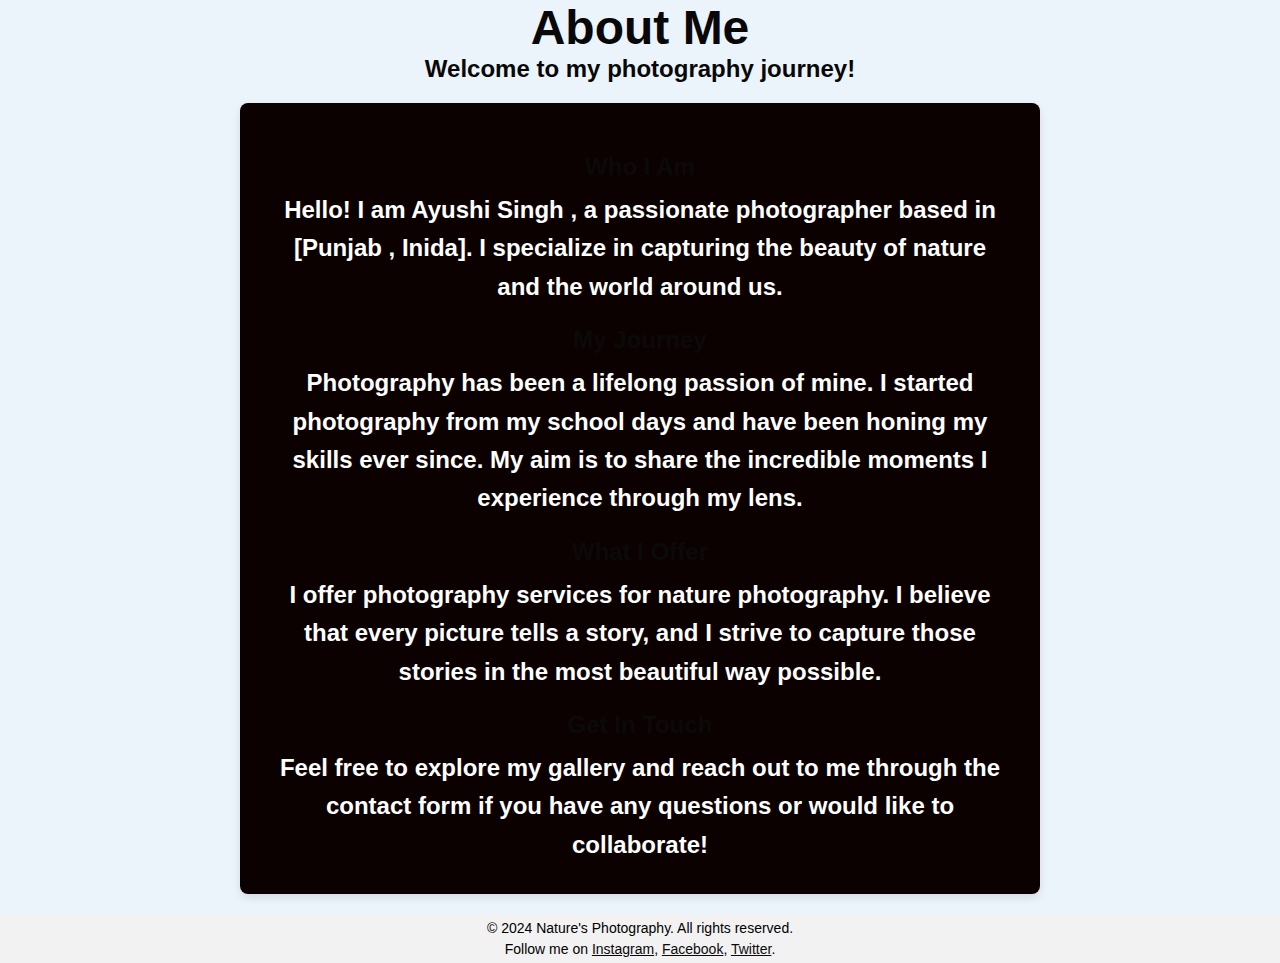
<file: gallery/AboutMe.html>
<!DOCTYPE html>
<html lang="en">
<head>
    <meta charset="UTF-8">
    <meta name="viewport" content="width=device-width, initial-scale=1.0">
    <title>About Me - Nature's Photography</title>
    <link rel="stylesheet" href="style.css">
</head>
<body>

    <!-- Header section -->
    <header id="about-me">
        <h1>About Me</h1>
        <p>Welcome to my photography journey!</p>
    </header>

    <!-- Main about section -->
    <main class="about-section">
        <div class="about-content">
            <h2>Who I Am</h2>
            <p>
                Hello! I am Ayushi Singh , a passionate photographer based in [Punjab , Inida]. 
                I specialize in capturing the beauty of nature and the world around us.
            </p>

            <h2>My Journey</h2>
            <p>
                Photography has been a lifelong passion of mine. I started photography from my school days and have been honing my skills ever since. 
                My aim is to share the incredible moments I experience through my lens.
            </p>

            <h2>What I Offer</h2>
            <p>
                I offer photography services for nature photography. 
                I believe that every picture tells a story, and I strive to capture those stories in the most beautiful way possible.
            </p>

            <h2>Get In Touch</h2>
            <p>
                Feel free to explore my gallery and reach out to me through the contact form if you have any questions or would like to collaborate!
            </p>
        </div>
    </main>

    <!-- Footer -->
    <footer id="gallery-footer">
        <p>&copy; 2024 Nature's Photography. All rights reserved.</p>
        <p>Follow me on 
            <a href="#" style="color: #080808; text-decoration: underline;">Instagram</a>, 
            <a href="#" style="color: #0c0b0b; text-decoration: underline;">Facebook</a>, 
            <a href="#" style="color: #0c0c0c; text-decoration: underline;">Twitter</a>.
        </p>
    </footer>

</body>
</html>
</file>
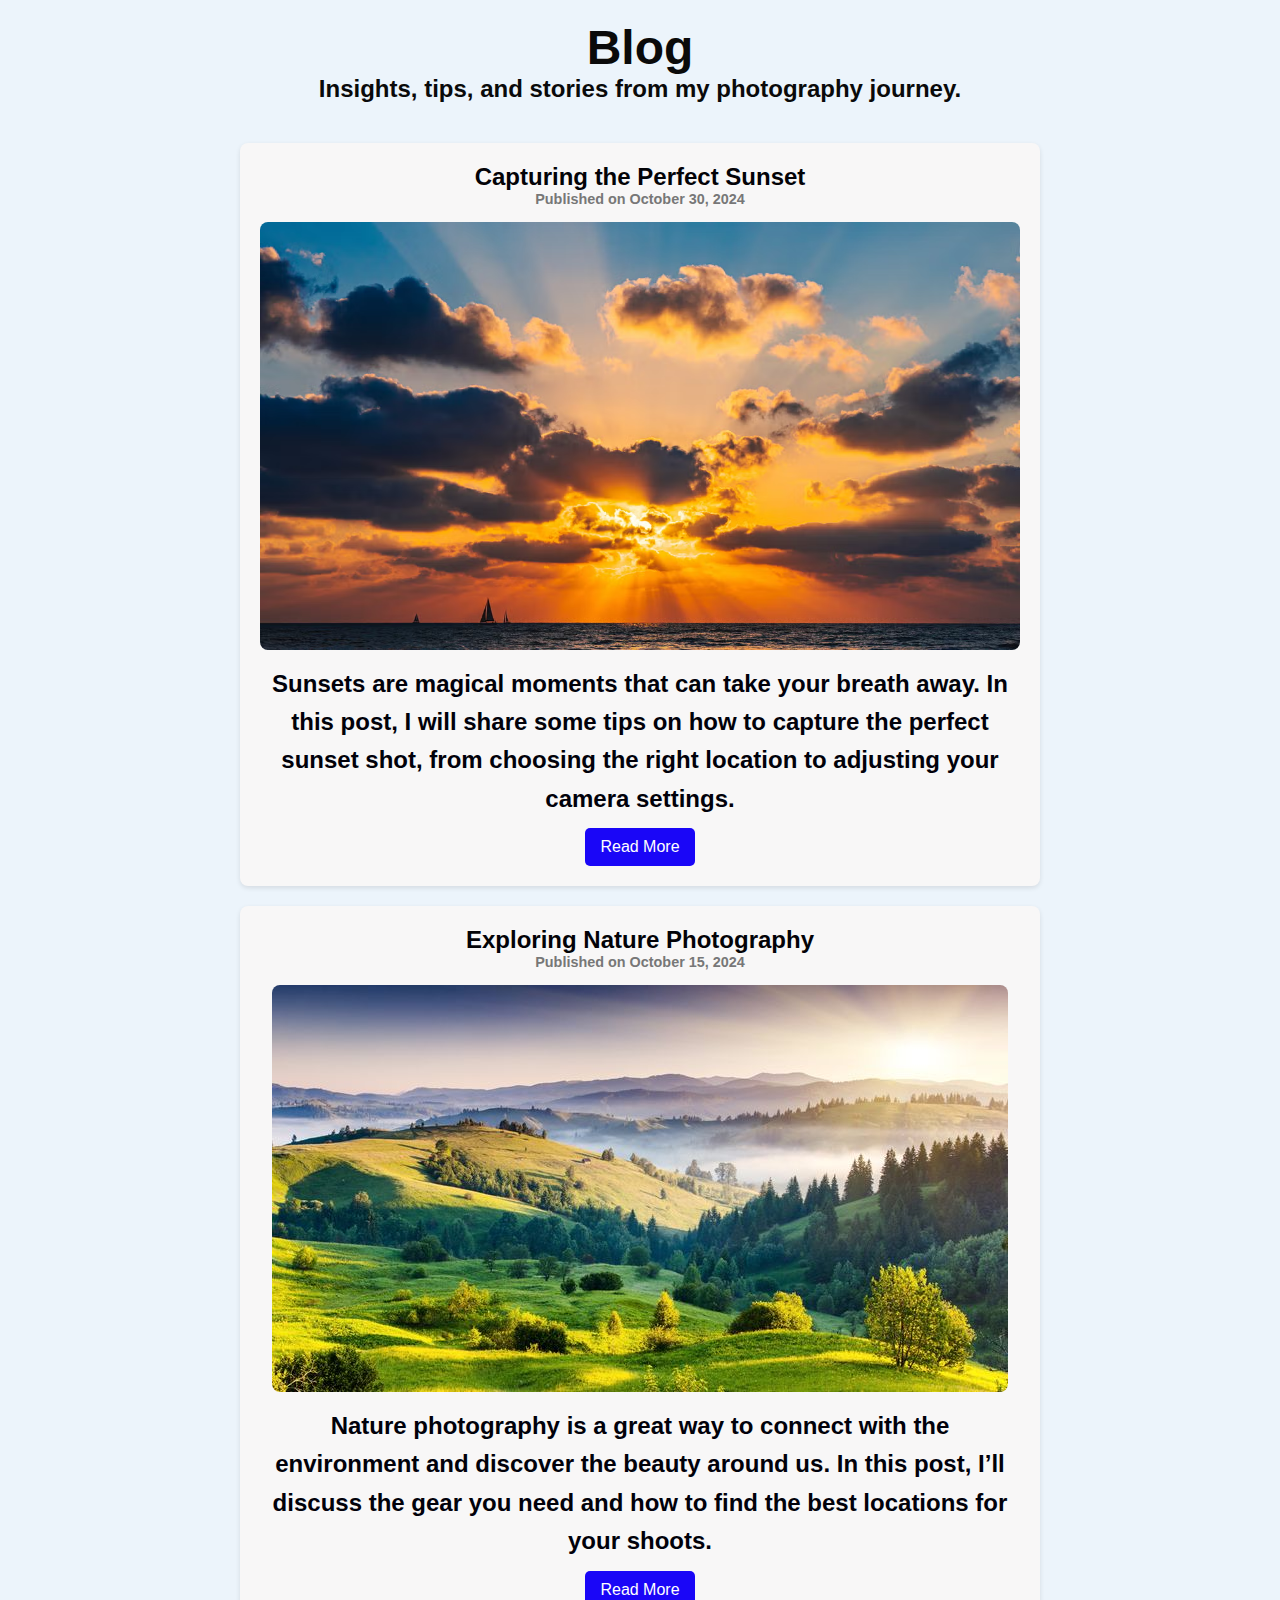
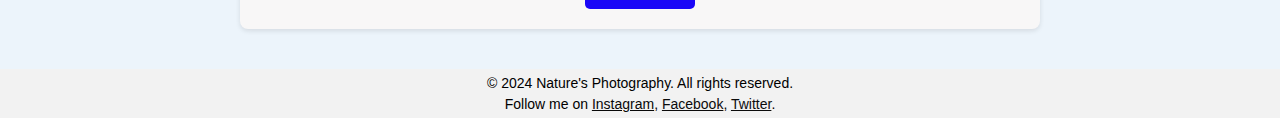
<file: gallery/Blog.html>
<!DOCTYPE html>
<html lang="en">
<head>
    <meta charset="UTF-8">
    <meta name="viewport" content="width=device-width, initial-scale=1.0">
    <title>Blog - Nature's Photography</title>
    <link rel="stylesheet" href="style.css">
</head>
<body>

    <!-- Header section -->
    <header id="blog-header">
        <h1>Blog</h1>
        <p>Insights, tips, and stories from my photography journey.</p>
    </header>

    <!-- Main Blog Section -->
    <main class="blog-section">
        <article class="blog-post">
            <h2 class="post-title">Capturing the Perfect Sunset</h2>
            <p class="post-date">Published on October 30, 2024</p>
            <img src="Images/sunset1.avif" alt="A beautiful sunset" class="post-image">
            <p class="post-content">
                Sunsets are magical moments that can take your breath away. In this post, I will share some tips on how to capture the perfect sunset shot, from choosing the right location to adjusting your camera settings.
            </p>
            <a href="#" class="read-more">Read More</a>
        </article>

        <article class="blog-post">
            <h2 class="post-title">Exploring Nature Photography</h2>
            <p class="post-date">Published on October 15, 2024</p>
            <img src="Images/landscape.jpg" alt="Nature landscape" class="post-image">
            <p class="post-content">
                Nature photography is a great way to connect with the environment and discover the beauty around us. In this post, I’ll discuss the gear you need and how to find the best locations for your shoots.
            </p>
            <a href="#" class="read-more">Read More</a>
        </article>

        <!-- Add more blog posts as needed -->
    </main>

    <!-- Footer -->
    <footer id="gallery-footer">
        <p>&copy; 2024 Nature's Photography. All rights reserved.</p>
        <p>Follow me on 
            <a href="#" style="color: #080808; text-decoration: underline;">Instagram</a>, 
            <a href="#" style="color: #0c0b0b; text-decoration: underline;">Facebook</a>, 
            <a href="#" style="color: #0c0c0c; text-decoration: underline;">Twitter</a>.
        </p>
    </footer>

</body>
</html>
</file>
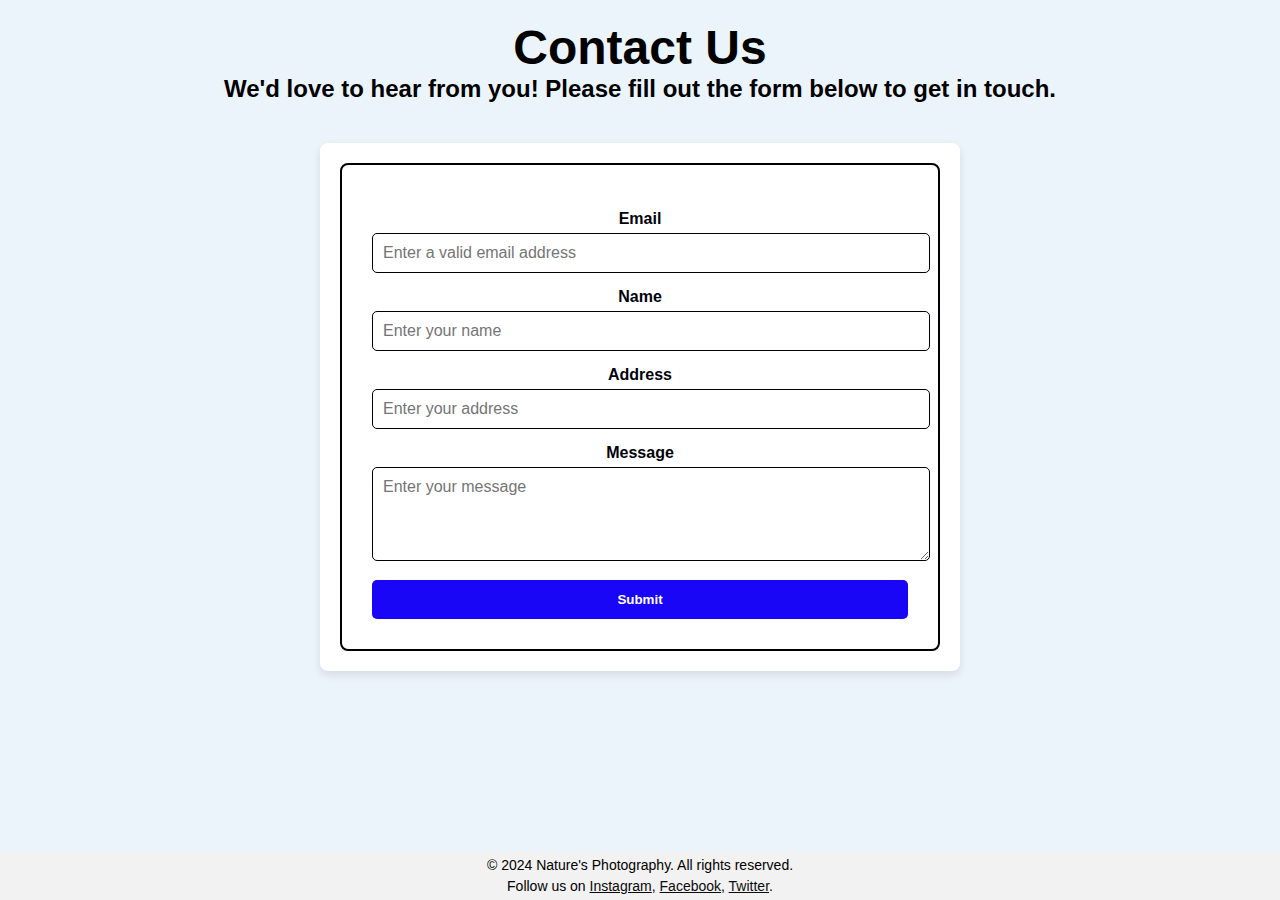
<file: gallery/Contact.html>
<!DOCTYPE html>
<html lang="en">
<head>
    <meta charset="UTF-8">
    <meta name="viewport" content="width=device-width, initial-scale=1.0">
    <title>Contact Us - Nature's Photography</title>
    <link rel="stylesheet" href="style.css">
    <script>
        function handleFormSubmit(event) {
            event.preventDefault(); // Prevent the default form submission

            // Get form values
            const email = document.getElementById('email').value;
            const name = document.getElementById('name').value;
            const address = document.getElementById('address').value;
            const message = document.getElementById('message').value;

            // Display the data as an alert or log to console
            alert(`Submitted Data:\nEmail: ${email}\nName: ${name}\nAddress: ${address}\nMessage: ${message}`);
        }
    </script>
</head>
<body>

    <!-- Header section -->
    <header id="contact-us">
        <h1>Contact Us</h1>
        <p>We'd love to hear from you! Please fill out the form below to get in touch.</p>
    </header>

    <!-- Main contact section -->
    <main class="contact-section">
        <!-- Contact Form -->
        <div class="contact-form">
            <form action="#" method="post" onsubmit="handleFormSubmit(event)">
                <label for="email">Email</label>
                <input type="email" id="email" name="email" placeholder="Enter a valid email address" required>

                <label for="name">Name</label>
                <input type="text" id="name" name="name" placeholder="Enter your name" required>

                <label for="address">Address</label>
                <input type="text" id="address" name="address" placeholder="Enter your address">

                <label for="message">Message</label>
                <textarea id="message" name="message" rows="4" placeholder="Enter your message" required></textarea>

                <button type="submit">Submit</button>
            </form>
        </div>
    </main>

    <!-- Footer -->
    <footer id="gallery-footer">
        <p>&copy; 2024 Nature's Photography. All rights reserved.</p>
        <p>Follow us on 
            <a href="#" style="color: #080808; text-decoration: underline;">Instagram</a>, 
            <a href="#" style="color: #0c0b0b; text-decoration: underline;">Facebook</a>, 
            <a href="#" style="color: #0c0c0c; text-decoration: underline;">Twitter</a>.
        </p>
    </footer>

</body>
</html>
</file>
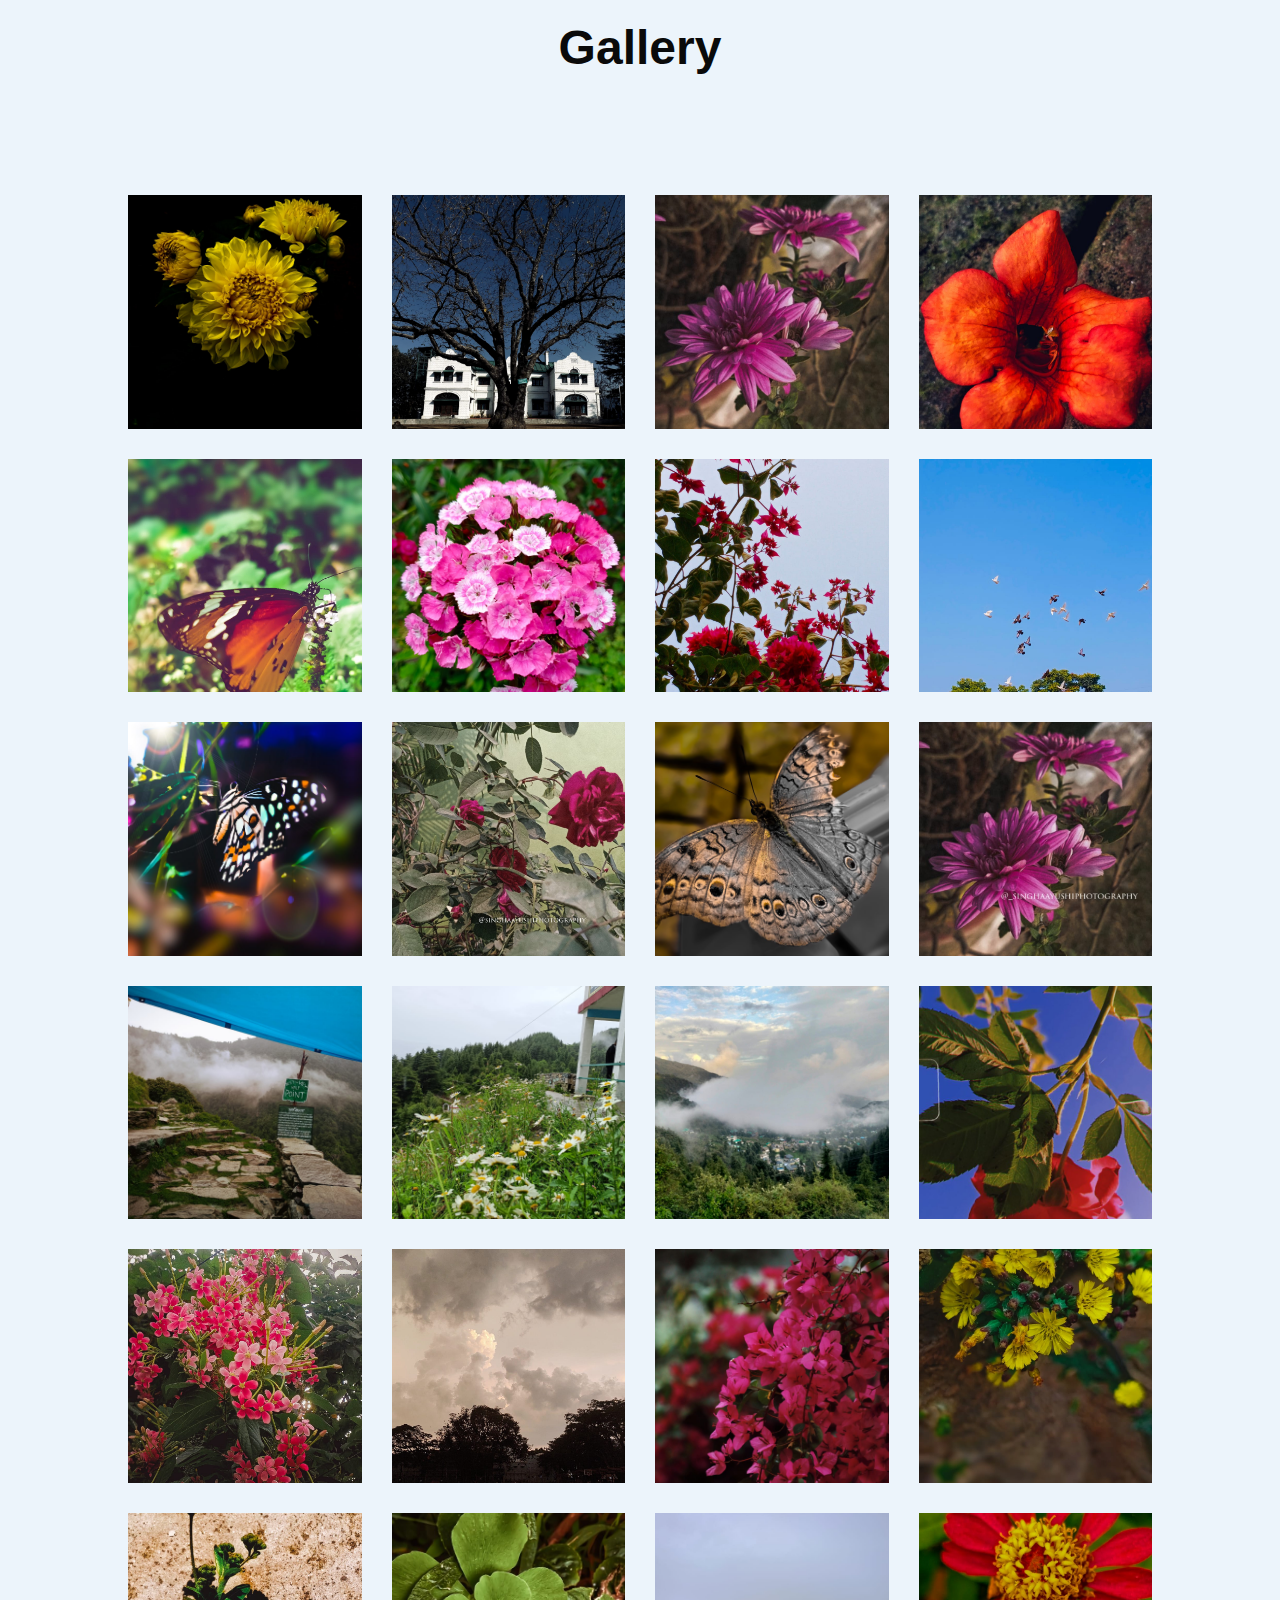
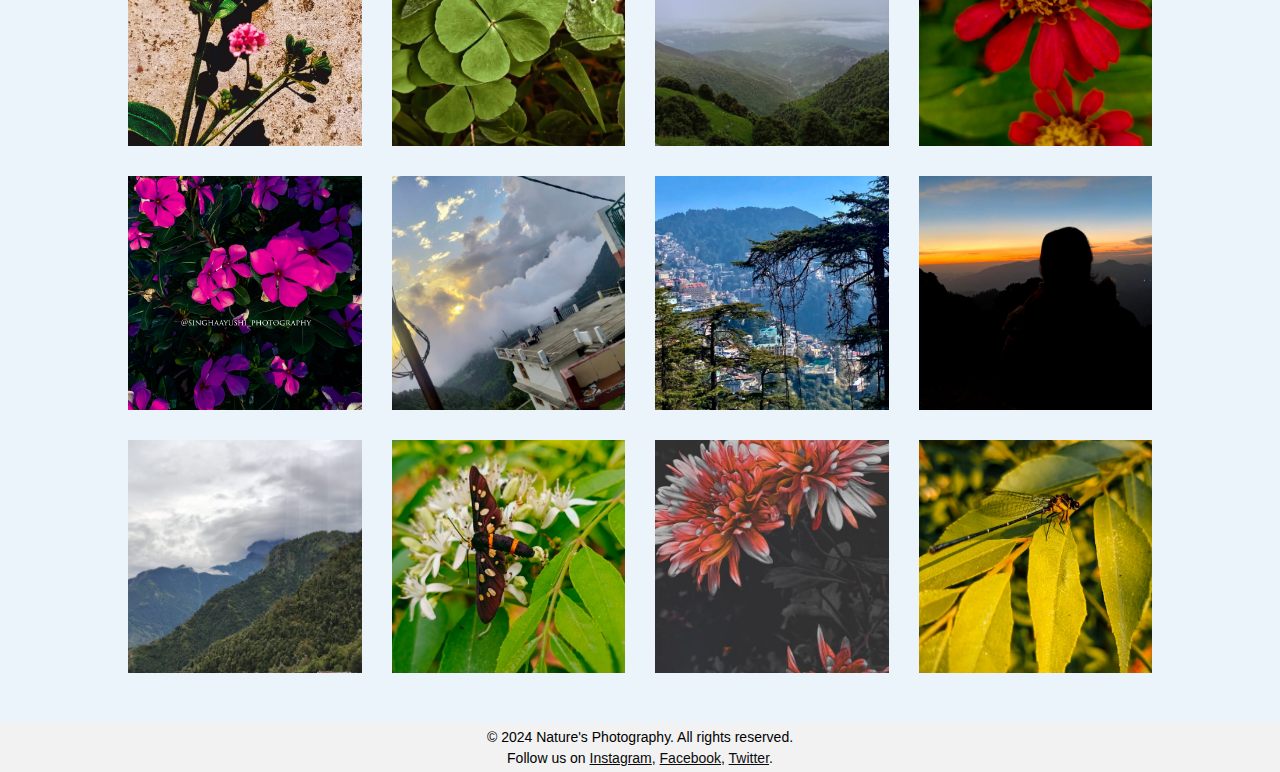
<file: gallery/Gallery.html>
<!DOCTYPE html>
<html lang="en">
<head>
    <meta charset="UTF-8">
    <meta name="viewport" content="width=device-width, initial-scale=1.0">
    <title>Nature's Photography</title>
    <link rel="stylesheet" href="style.css">
    <!-- <script src="js/script.js"></script> -->

</head>
<body>
    <div class="full-img" id="fullImgBox" style="display: none;">
        <img src="Images/image1.jpeg" alt="" id="fullImg">
        <div id="imageDescription" style="color: white; margin-top: 10px; display: none"></div>
        <span onclick="closeFullImg()" style="cursor: pointer; color: white; font-size: 24px; position: absolute; top: 20px; right: 30px;">X</span>
        

    </div>
    <header>
        <h1 style="text-align: center; color: #0a0a0a;">Gallery</h1> <!-- Title added -->
    </header>
    <div class="img-gallery" >
        <img src="Images/image1.jpeg" alt="" data-description="Flowers are the music of the ground. From earth’s lips, they speak." onclick="openFullImg(this.src , this.dataset.description)">
        <img src="Images/image56.jpeg" alt="" data-description="Trees are the earth’s endless effort to speak to the listening heaven." onclick="openFullImg(this.src, this.dataset.description)">
        <img src="Images/image14.jpeg" alt="" data-description="A flower does not think of competing with the flower next to it. It just blooms." onclick="openFullImg(this.src, this.dataset.description)">
        <img src="Images/image5.jpeg" alt="" data-description="Happiness is to hold flowers in both hands." onclick="openFullImg(this.src , this.dataset.description)">
        <img src="Images/image18.jpeg" alt="" data-description="Happiness is like a butterfly; the more you chase it, the more it will elude you. But if you turn your attention to other things, it comes and sits softly on your shoulder." onclick="openFullImg(this.src, this.dataset.description)">
        <img src="Images/image21.jpeg" alt="" data-description="Every flower is a soul blossoming in nature." onclick="openFullImg(this.src , this.dataset.description)">
        <img src="Images/image23.jpeg" alt="" data-description="Pink blooms are nature's way of saying, 'Life is beautiful and worth celebrating!" onclick="openFullImg(this.src , this.dataset.description)">
        <img src="Images/image27.jpeg" alt="" data-description="The heavens declare the glory of God; the skies proclaim the work of his hands." onclick="openFullImg(this.src , this.dataset.description)">
        <img src="Images/image80.jpeg" alt="" data-description="Butterflies are the magic of life, transforming from humble caterpillars to stunning creatures that captivate the heart." onclick="openFullImg(this.src , this.dataset.description)">
        <img src="Images/image79.jpeg" alt="" data-description="The beauty of a rose lies not just in its petals but in the thorns that protect it." onclick="openFullImg(this.src , this.dataset.description)">
        <img src="Images/image76.jpeg" alt="" data-description="In the garden of existence, butterflies are the flowers that remind us of change and transformation." onclick="openFullImg(this.src , this.dataset.description)">
        <img src="Images/image73.jpeg" alt="" data-description="Pink flowers whisper sweet nothings to the soul, filling our hearts with joy." onclick="openFullImg(this.src , this.dataset.description)">
        <img src="Images/image69.jpeg" alt="" data-description="Mountains teach that not everything in this world can be rationally explained." onclick="openFullImg(this.src , this.dataset.description)">
        <img src="Images/image68.jpeg" alt="" data-description="The mountains have always been here, and they will continue to be here. They are the eternal guardians of our dreams." onclick="openFullImg(this.src , this.dataset.description)">
        <img src="Images/image67.jpeg" alt="" data-description="Climb the mountains and get their good tidings." onclick="openFullImg(this.src, this.dataset.description)">
        <img src="Images/image62.jpeg" alt="" data-description="Just like leaves in the wind, we are all part of nature’s dance." onclick="openFullImg(this.src,this.dataset.description)">
        <img src="Images/image2.jpeg" alt="" data-description="Every sunset brings the promise of a new dawn, painted in shades of pink." onclick="openFullImg(this.src,this.dataset.description)">
        <img src="Images/image44.jpeg" alt="" data-description="The roots of a tree anchor it, but it is the branches that reach for the sky." onclick="openFullImg(this.src,this.dataset.description)">
        <img src="Images/image6.jpeg" alt="" data-description="Pink represents the sweetness of life and the joy of being alive." onclick="openFullImg(this.src,this.dataset.description)">
        <img src="Images/image11.jpeg" alt="" data-description="The brightness of yellow plants reminds us that every day holds the potential for joy." onclick="openFullImg(this.src,this.dataset.description)">
        <img src="Images/image12.jpeg" alt="" data-description="In every grain of sand, there lies a story of time and the beauty of nature." onclick="openFullImg(this.src,this.dataset.description)">
        <img src="Images/image13.jpeg" alt="" data-description="Amidst the chaos, the green leaves remind us to stay grounded and grow." onclick="openFullImg(this.src,this.dataset.description)">
        <img src="Images/image46.jpeg" alt="" data-description="The mountains have always been here, and they will continue to be here. They are the eternal guardians of our dreams." onclick="openFullImg(this.src,this.dataset.description)">
        <img src="Images/image8.jpeg" alt="" data-description="A flower does not think of competing with the flower next to it. It just blooms." onclick="openFullImg(this.src,this.dataset.description)">
        <img src="Images/image78.jpeg" alt="" data-description="Flowers are the poetry of the earth." onclick="openFullImg(this.src,this.dataset.description)">
        <img src="Images/image64.jpeg" alt="" data-description="Look up at the sky. You'll never find rainbows if you're looking down." onclick="openFullImg(this.src,this.dataset.description)">
        <img src="Images/image60.jpeg" alt="" data-description="It’s not the mountain we conquer, but ourselves." onclick="openFullImg(this.src,this.dataset.description)">
        <img src="Images/image61.jpeg" alt="" data-description="Sunsets are a reminder that we can always find beauty in the endings." onclick="openFullImg(this.src,this.dataset.description)">
        <img src="Images/image4.jpeg" alt="" data-description="Green mountains remind us that life thrives in the most challenging places."  onclick="openFullImg(this.src,this.dataset.description)">
        <img src="Images/image9.jpeg" alt="" data-description="Even the smallest creature has a place in the vastness of nature." onclick="openFullImg(this.src,this.dataset.description)">
        <img src="Images/image20.jpeg" alt="" data-description="Every leaf speaks to me of love." onclick="openFullImg(this.src,this.dataset.description)">
        <img src="Images/image24.jpeg" alt="" data-description="Like a fly resting on a leaf, sometimes we just need to take a moment to appreciate the view." onclick="openFullImg(this.src,this.dataset.description)">
    </div>

    <script>

        var fullImgBox = document.getElementById("fullImgBox");
        var fullImg = document.getElementById("fullImg");
        var imageDescription = document.getElementById("imageDescription");

    function openFullImg(pics , description){
    fullImgBox.style.display = "flex";
    fullImg.src = pics;
    imageDescription.innerText = description; // Display the image description
    imageDescription.style.display = "block"; // Show the description button
     }

     function closeFullImg() {
    fullImgBox.style.display = "none"; // Hide the full image box
    imageDescription.style.display = "none"; // Hide the description button
     }
    </script>

    <footer id="gallery-footer">
        <p>&copy; 2024 Nature's Photography. All rights reserved.</p>
        <p>Follow us on 
            <a href="#" style="color: #080808; text-decoration: underline;">Instagram</a>, 
            <a href="#" style="color: #0c0b0b; text-decoration: underline;">Facebook</a>, 
            <a href="#" style="color: #0c0c0c; text-decoration: underline;">Twitter</a>.
        </p>
    </footer>
   
    
</body>
</html>
</file>
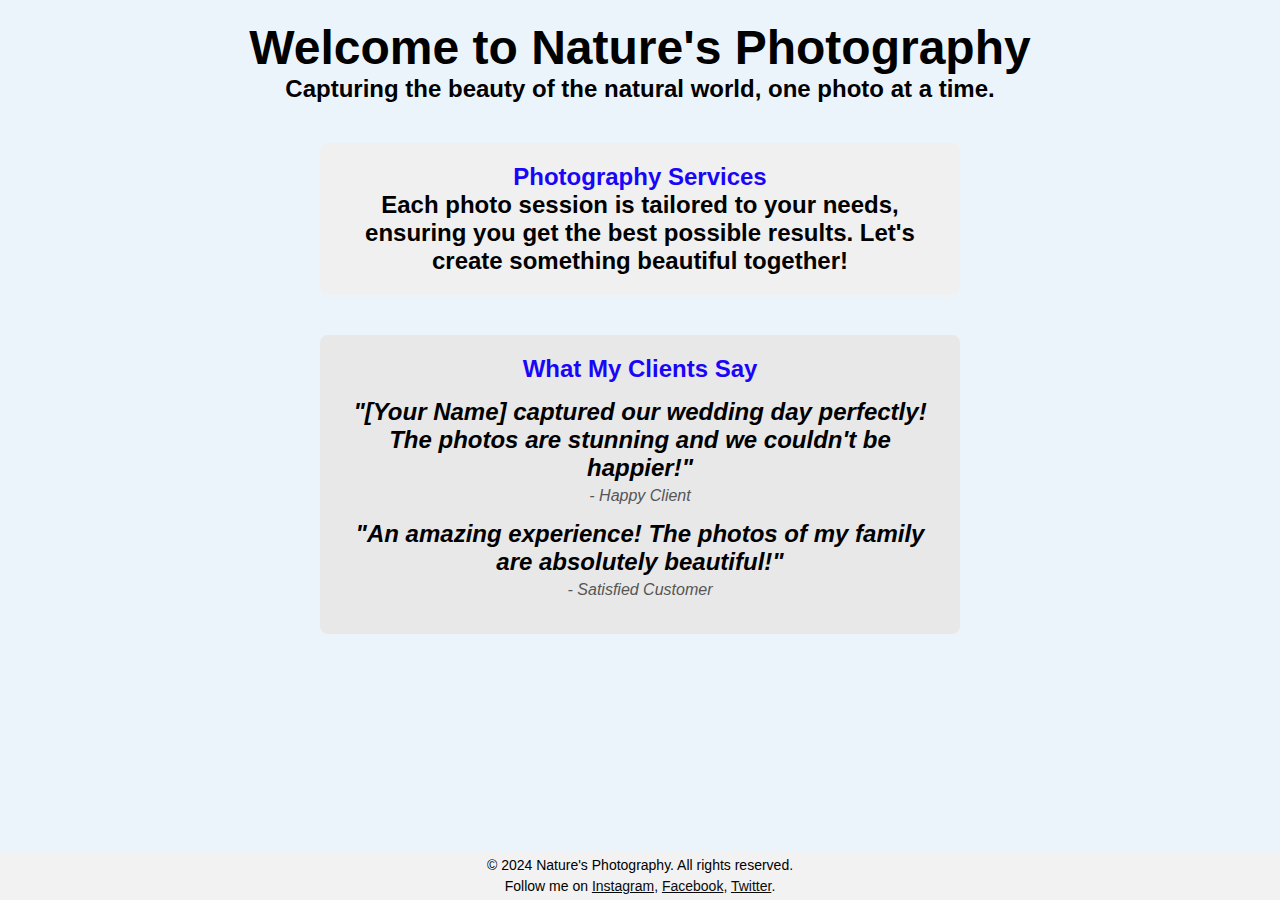
<file: gallery/Home.html>
<!DOCTYPE html>
<html lang="en">
<head>
    <meta charset="UTF-8">
    <meta name="viewport" content="width=device-width, initial-scale=1.0">
    <title>Home - Nature's Photography</title>
    <link rel="stylesheet" href="style.css">
</head>
<body>

    <!-- Header Section -->
    <header id="home-header">
        <h1>Welcome to Nature's Photography</h1>
        <p>Capturing the beauty of the natural world, one photo at a time.</p>
    </header>

    

    <!-- Services Section -->
    <section id="services">
        <h2>Photography Services</h2>
        <p>Each photo session is tailored to your needs, ensuring you get the best possible results. Let's create something beautiful together!</p>
    </section>

    <!-- Testimonials Section -->
    <section id="testimonials">
        <h2>What My Clients Say</h2>
        <blockquote>
            <p>"[Your Name] captured our wedding day perfectly! The photos are stunning and we couldn't be happier!"</p>
            <cite>- Happy Client</cite>
        </blockquote>
        <blockquote>
            <p>"An amazing experience! The photos of my family are absolutely beautiful!"</p>
            <cite>- Satisfied Customer</cite>
        </blockquote>
    </section>

    <!-- Footer Section -->
    <footer id="gallery-footer">
        <p>&copy; 2024 Nature's Photography. All rights reserved.</p>
        <p>Follow me on 
            <a href="#" style="color: #080808; text-decoration: underline;">Instagram</a>, 
            <a href="#" style="color: #0c0b0b; text-decoration: underline;">Facebook</a>, 
            <a href="#" style="color: #0c0c0c; text-decoration: underline;">Twitter</a>.
        </p>
    </footer>

</body>
</html>
</file>
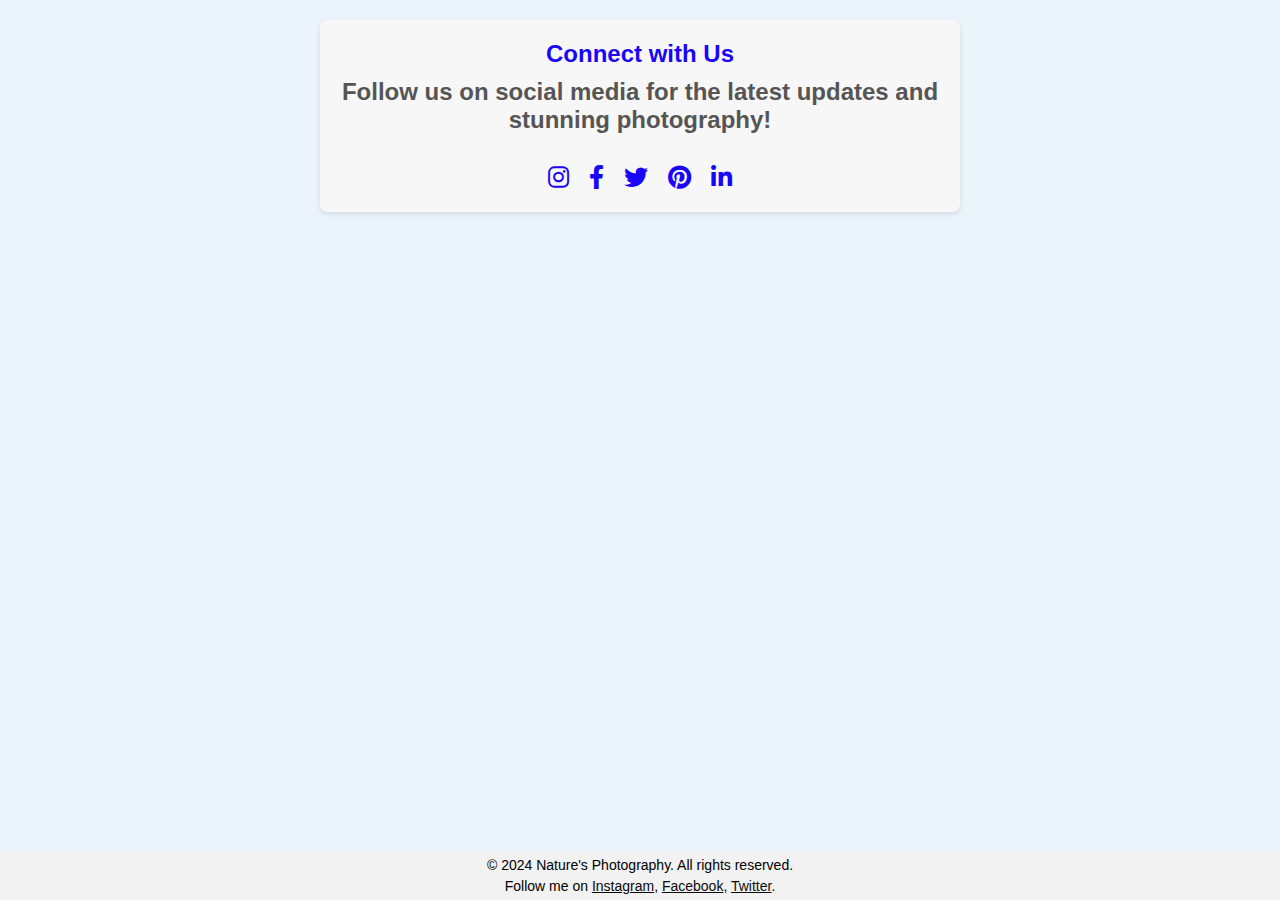
<file: gallery/SocialMedia.html>
<!DOCTYPE html>
<html lang="en">
<head>
    <meta charset="UTF-8">
    <meta name="viewport" content="width=device-width, initial-scale=1.0">
    <title>Social Media - Nature's Photography</title>
    <link rel="stylesheet" href="style.css">
    <!-- You can include Font Awesome for social media icons -->
    <link rel="stylesheet" href="https://cdnjs.cloudflare.com/ajax/libs/font-awesome/6.0.0-beta3/css/all.min.css">
</head>
<body>

    <!-- Social Media Section -->
    <section id="social-media">
        <h2>Connect with Us</h2>
        <p>Follow us on social media for the latest updates and stunning photography!</p>
        <div class="social-icons">
            <a href="https://www.instagram.com" target="_blank" aria-label="Instagram">
                <i class="fab fa-instagram"></i>
            </a>
            <a href="https://www.facebook.com" target="_blank" aria-label="Facebook">
                <i class="fab fa-facebook-f"></i>
            </a>
            <a href="https://twitter.com" target="_blank" aria-label="Twitter">
                <i class="fab fa-twitter"></i>
            </a>
            <a href="https://www.pinterest.com" target="_blank" aria-label="Pinterest">
                <i class="fab fa-pinterest"></i>
            </a>
            <a href="https://www.linkedin.com" target="_blank" aria-label="LinkedIn">
                <i class="fab fa-linkedin-in"></i>
            </a>
        </div>
    </section>

    <!-- Footer -->
    <footer id="gallery-footer">
        <p>&copy; 2024 Nature's Photography. All rights reserved.</p>
        <p>Follow me on 
            <a href="#" style="color: #080808; text-decoration: underline;">Instagram</a>, 
            <a href="#" style="color: #0c0b0b; text-decoration: underline;">Facebook</a>, 
            <a href="#" style="color: #0c0c0c; text-decoration: underline;">Twitter</a>.
        </p>
    </footer>

</body>
</html>
</file>
<file: gallery/style.css>
* {
    margin: 0;
    padding: 0;
    font-family: sans-serif;
}
body{
    background: #ecf4fb;
}
body, html {
    margin: 0;
    padding: 0;
    height: 100%;
    /* overflow: hidden; Prevent scrollbars */
    display: flex; /* Use flexbox layout */
    flex-direction: column; /* Stack children vertically */
}


/* Style for the background video */
.video-background {
    position: fixed;
    top: 50%;
    left: 50%;
    min-width: 100%;
    min-height: 100%;
    width: auto;
    height: auto;
    z-index: -1; /* Send the video to the back */
    transform: translate(-50%, -50%);
    object-fit: cover; /* Cover the entire area */
}


/* Style for header and main content */
header, main  {
    position: relative;
    z-index: 1; /* Bring content above the video */
    color: white; /* Change text color for better visibility */
    text-align: center;
    padding: 20px;
    margin-bottom: 0; /* Reduced margin below the header */
}


nav ul {
    list-style-type: none;
    padding: 0;
}
nav ul li {
    display: inline; /* Display menu items horizontally */
    margin: 0 15px; /* Space between items */
}

nav ul li a {
    color: white; /* Link color */
    text-decoration: none; /* Remove underline */
    font-weight: bold; /* Bold text */
}

h1 {
    font-size: 3em; /* Large font size for title */
    font-weight: bold; /* Make the title bold */
}

p {
    font-size: 1.5em; /* Larger font size for paragraph */
    font-weight: bold; /* Make the paragraph bold */
}
main {
    padding-bottom: 200px;
}

.img-gallery {
    /* margin-top: 0; */
    padding: 0;
    width: 80%;
    margin: 100px auto 50px;
    display: grid;
    grid-template-columns: repeat(4, 1fr); /* Four equal-width columns */
    grid-gap: 30px; /* Space between images */
    /* gap: 10px; */
}

.img-gallery img {
    width: 100%;
    aspect-ratio: 1 / 1; /* Ensures a square shape */
    object-fit: cover; /* Crops image to fill the square without distortion */
    cursor: pointer;
    
}

.img-gallery img {
    transition: transform 0.3s ease-in-out, box-shadow 0.3s ease-in-out; /* Smooth transition */
}

.img-gallery img:hover {
    transform: scale(1.05); /* Slight zoom */
    box-shadow: 0 15px 30px rgba(0, 0, 0, 0.2); /* Increase shadow for depth */
    border-radius: 10px; /* Keep the border radius for smooth corners */
}

.full-img{
    width: 100%;
    height: 100vh;
    background: rgba(0, 0, 0, 0.9);
    position: fixed;
    top: 0;
    left: 0;
    display: none;
    align-items: center;
    justify-content: center;
    flex-direction: column; /* Ensure items stack vertically */
    z-index: 100;
}

.full-img img {
    width: 100%; /* Use full width of the container */
    max-width: 500px; /* Maximum width constraint */
    height: auto; /* Maintain aspect ratio */
    border-radius: 10px; /* Optional: add rounded corners */
    box-shadow: 0 4px 15px rgba(0, 0, 0, 0.1); /* Optional: add subtle shadow for depth */
}

.full-img span{
    position: absolute;
    top: 5%;
    right: 5%;
    font-size: 30px;
    color: white;
    cursor: pointer;
}

.full-img img {
    width: 500px; /* Set fixed width */
    height: 600px; /* Set fixed height */
    object-fit: cover; /* Maintain aspect ratio while cropping */
    border-radius: 10px; /* Optional: add rounded corners */
    box-shadow: 0 4px 15px rgba(0, 0, 0, 0.1); /* Optional: add subtle shadow for depth */
}


#imageDescription {
    color: white; /* Set text color to black */
    margin-top: 10px;
    padding: 10px;
    background-color: black; /* Set background color to white */
    border: none;
    border-radius: 5px;
    font-size: 16px;
    display: none; /* Initially hidden, will be shown via JS */
}


/* Media queries for responsiveness */
@media (max-width: 1200px) {
    .img-gallery {
        grid-template-columns: repeat(3, 1fr); /* Three columns */
    }
}

@media (max-width: 900px) {
    .img-gallery {
        grid-template-columns: repeat(2, 1fr); /* Two columns */
    }
}

@media (max-width: 600px) {
    .img-gallery {
        grid-template-columns: 1fr; /* One column */
    }
}

footer {
    background-color: rgba(0, 0, 0, 0.377);
    padding: 10px 20px;
    color: white;
    text-align: center;
    margin-top: auto; /* Push the footer to the bottom */
}
footer p {
    font-size: 12px; /* Set the font size to smaller */
    font-weight: normal; /* Ensure the font weight is not bold */
    margin: 5px 0; /* Optional: add some spacing between paragraphs */
}

/* .img-gallery { */
    /* display: flex; */
    /* flex-wrap: wrap; */
    /* gap: 10px; Space between images */
/* } */

/* .img-gallery img { */
    /* width: 39%; Each image takes up half of the row */
    /* height: 600px; Set desired height */
    /* object-fit: cover; Crops image to fit dimensions */
/* } */
#gallery-footer {
    background-color: #f2f2f2; /* Black background */
    color: black; /* White text color */
    text-align: center; /* Center the text */
    padding: 1px 12px; /* Padding for spacing */
    width: 100%; /* Full width of the viewport */
    position: relative; /* Allow proper layout */
    bottom: 0; /* Position at the bottom of the page */
    box-sizing: border-box; /* Include padding in width calculation */
}

#gallery-footer p {
    font-size: 14px; /* Smaller font size */
    font-weight: normal; /* Regular weight for text */
    margin: 5px 0; /* Margin for spacing */
}

#gallery-footer a {
    color: #ffffff; /* White link color */
    text-decoration: underline; /* Underline links */
    transition: color 0.3s; /* Smooth transition for hover effect */
}

#gallery-footer a:hover {
    color: #cccccc; /* Change link color on hover */
    text-decoration: none; /* Remove underline on hover */
}

/* Media query for responsiveness */
@media (max-width: 600px) {
    #gallery-footer {
        padding: 10px; /* Adjust padding for smaller screens */
    }

    #gallery-footer p {
        font-size: 12px; /* Smaller font size on mobile */
    }
}

.social-link {
    color: #ffffff; /* White link color for all social links */
    text-decoration: underline; /* Underline links */
    transition: color 0.3s; /* Smooth transition for hover effect */
}

.social-link:hover {
    color: #cccccc; /* Change link color on hover */
    text-decoration: none; /* Remove underline on hover */
}

/* Contact Section */
.contact-section {
    display: flex;
    justify-content: center;
    align-items: center;
    background: white; /* Set the background to white */
    padding: 20px;
    border-radius: 8px;
    width: 100%;
    max-width: 600px;
    margin: 20px auto;
    box-shadow: 0px 4px 8px rgba(0, 0, 0, 0.1); /* Subtle shadow */
}

/* Contact Form Styling */
.contact-form {
    background-color: white; /* Set form background to white */
    padding: 30px;
    border-radius: 8px;
    width: 100%;
    border: 2px solid #010008; /* Blue border for form */
}

.contact-form form label {
    font-weight: bold;
    display: block;
    margin-top: 15px;
    color: #01010a; /* Blue text for labels */
}

.contact-form form input,
.contact-form form textarea {
    width: 100%;
    padding: 10px;
    margin-top: 5px;
    border: 1px solid #010008; /* Blue border for inputs */
    border-radius: 5px;
    font-size: 1em;
    color: #333; /* Dark text color for input */
}

.contact-form form button {
    background-color: #1a06f7; /* Blue button */
    color: white;
    border: none;
    padding: 12px;
    border-radius: 5px;
    cursor: pointer;
    margin-top: 15px;
    font-weight: bold;
    width: 100%;
    transition: background 0.3s ease;
}

.contact-form form button:hover {
    background-color: #3005ca; /* Darker blue on hover */
}

#contact-us {
    color: black; /* Set text color to black */
}

#contact-us h1,
#contact-us p {
    color: black; /* Ensures both the heading and paragraph are black */
}

/* Header styles */
#about-me {
    text-align: center; /* Center text */
    padding: 0px;
    color: rgb(8, 8, 8); /* White text for contrast */
}

/* Main about section styles */
.about-section {
    padding: 20px;
    margin: 0 auto;
    max-width: 800px; /* Limit width for readability */
}

.about-content {
    background-color: #0c0101; /* Light background for content */
    padding: 30px;
    border-radius: 8px; /* Rounded corners */
    box-shadow: 0px 4px 8px rgba(0, 0, 0, 0.1); /* Subtle shadow */
}

/* Section headings */
.about-content h2 {
    color: #0a0a0a; /* Blue color for headings */
    margin-top: 20px; /* Space above headings */
}

/* Paragraph styles */
.about-content p {
    line-height: 1.6; /* Line height for better readability */
    margin-top: 10px; /* Space above paragraphs */
}

/* Header styles */
#blog-header {
    text-align: center; /* Center text */
    padding: 20px;
    /* background-color: #fafafc; Blue background for header */
    color: rgb(10, 10, 10); /* White text for contrast */
}

/* Main blog section */
.blog-section {
    padding: 20px;
    max-width: 800px; /* Limit width for readability */
    margin: 0 auto; /* Center the blog section */
}

/* Blog post styles */
.blog-post {
    background-color: #f8f7f7; /* Light background for each post */
    padding: 20px;
    margin-bottom: 20px; /* Space between posts */
    border-radius: 8px; /* Rounded corners */
    box-shadow: 0px 2px 5px rgba(0, 0, 0, 0.1); /* Subtle shadow */
}

.post-title {
    color: #030307; /* Blue color for post titles */
    margin: 0; /* Remove default margin */
}

.post-date {
    color: #777; /* Light gray for date */
    font-size: 0.9em; /* Slightly smaller font size */
}

.post-image {
    display: block; /* Ensures the image is displayed as a block */
    margin: 15px auto; /* Center the image with margin */
    max-width: 100%; /* Responsive: ensure the image doesn't exceed the container width */
    height: auto; /* Maintain the aspect ratio */
    border-radius: 8px; /* Optional: rounded corners for the image */
}

.post-content {
    line-height: 1.6; /* Line height for better readability */
    color: rgb(1, 1, 10);
}

.read-more {
    display: inline-block; /* Treat as a block for padding */
    margin-top: 10px; /* Space above the link */
    background-color: #1a06f7; /* Blue background for button */
    color: white; /* White text for contrast */
    padding: 10px 15px; /* Padding for button */
    border-radius: 5px; /* Rounded corners for button */
    text-decoration: none; /* Remove underline */
    transition: background 0.3s ease; /* Smooth transition */
}

.read-more:hover {
    background-color: #3005ca; /* Darker blue on hover */
}

/* Social Media Section Styles */
#social-media {
    display: flex; /* Enable flexbox for centering */
    flex-direction: column; /* Stack items vertically */
    align-items: center; /* Center items horizontally */
    justify-content: center; /* Center items vertically */
    text-align: center; /* Center text */
    padding: 20px; /* Padding for spacing */
    background-color: #f8f7f7; /* Light background color */
    border-radius: 8px; /* Rounded corners */
    margin: 20px auto; /* Center section horizontally */
    max-width: 600px; /* Limit width for readability */
    box-shadow: 0px 2px 5px rgba(0, 0, 0, 0.1); /* Subtle shadow for depth */
}

#social-media h2 {
    margin-bottom: 10px; /* Space below heading */
    color: #1a06f7; /* Blue color for heading */
}

#social-media p {
    color: #555; /* Gray color for text */
    margin-bottom: 15px; /* Space below paragraph */
}

/* Social Icons */
.social-icons {
    margin-top: 15px; /* Space above icons */
    display: flex; /* Enable flexbox for icons */
    justify-content: center; /* Center icons horizontally */
}

.social-icons a {
    text-decoration: none; /* Remove underline */
    color: #1a06f7; /* Icon color */
    margin: 0 10px; /* Space between icons */
    font-size: 24px; /* Icon size */
    transition: color 0.3s, transform 0.3s; /* Smooth transition for color and scaling */
}

.social-icons a:hover {
    color: #3005ca; /* Darker blue on hover */
    transform: scale(1.1); /* Slightly enlarge on hover */
}


/* Services Section Styles */
#services {
    padding: 20px; /* Padding for spacing */
    text-align: center; /* Center text */
    background-color: #f0f0f0; /* Light gray background */
    border-radius: 8px; /* Rounded corners */
    margin: 20px auto; /* Center section horizontally */
    max-width: 600px; /* Limit width for readability */
}

#services h2 {
    color: #1a06f7; /* Blue color for heading */
}

/* Testimonials Section Styles */
#testimonials {
    padding: 20px; /* Padding for spacing */
    text-align: center; /* Center text */
    background-color: #e8e8e8; /* Light background color */
    border-radius: 8px; /* Rounded corners */
    margin: 20px auto; /* Center section horizontally */
    max-width: 600px; /* Limit width for readability */
}

#testimonials h2 {
    color: #1a06f7; /* Blue color for heading */
}

blockquote {
    font-style: italic; /* Italicize the testimonial text */
    margin: 15px 0; /* Space above and below blockquotes */
}

cite {
    display: block; /* Display citation as block element */
    margin-top: 5px; /* Space above citation */
    color: #555; /* Gray color for citation */
}

/* Header Styles */
#home-header h1,
#home-header p {
    color: black; /* Set text color to black */
}
</file>
